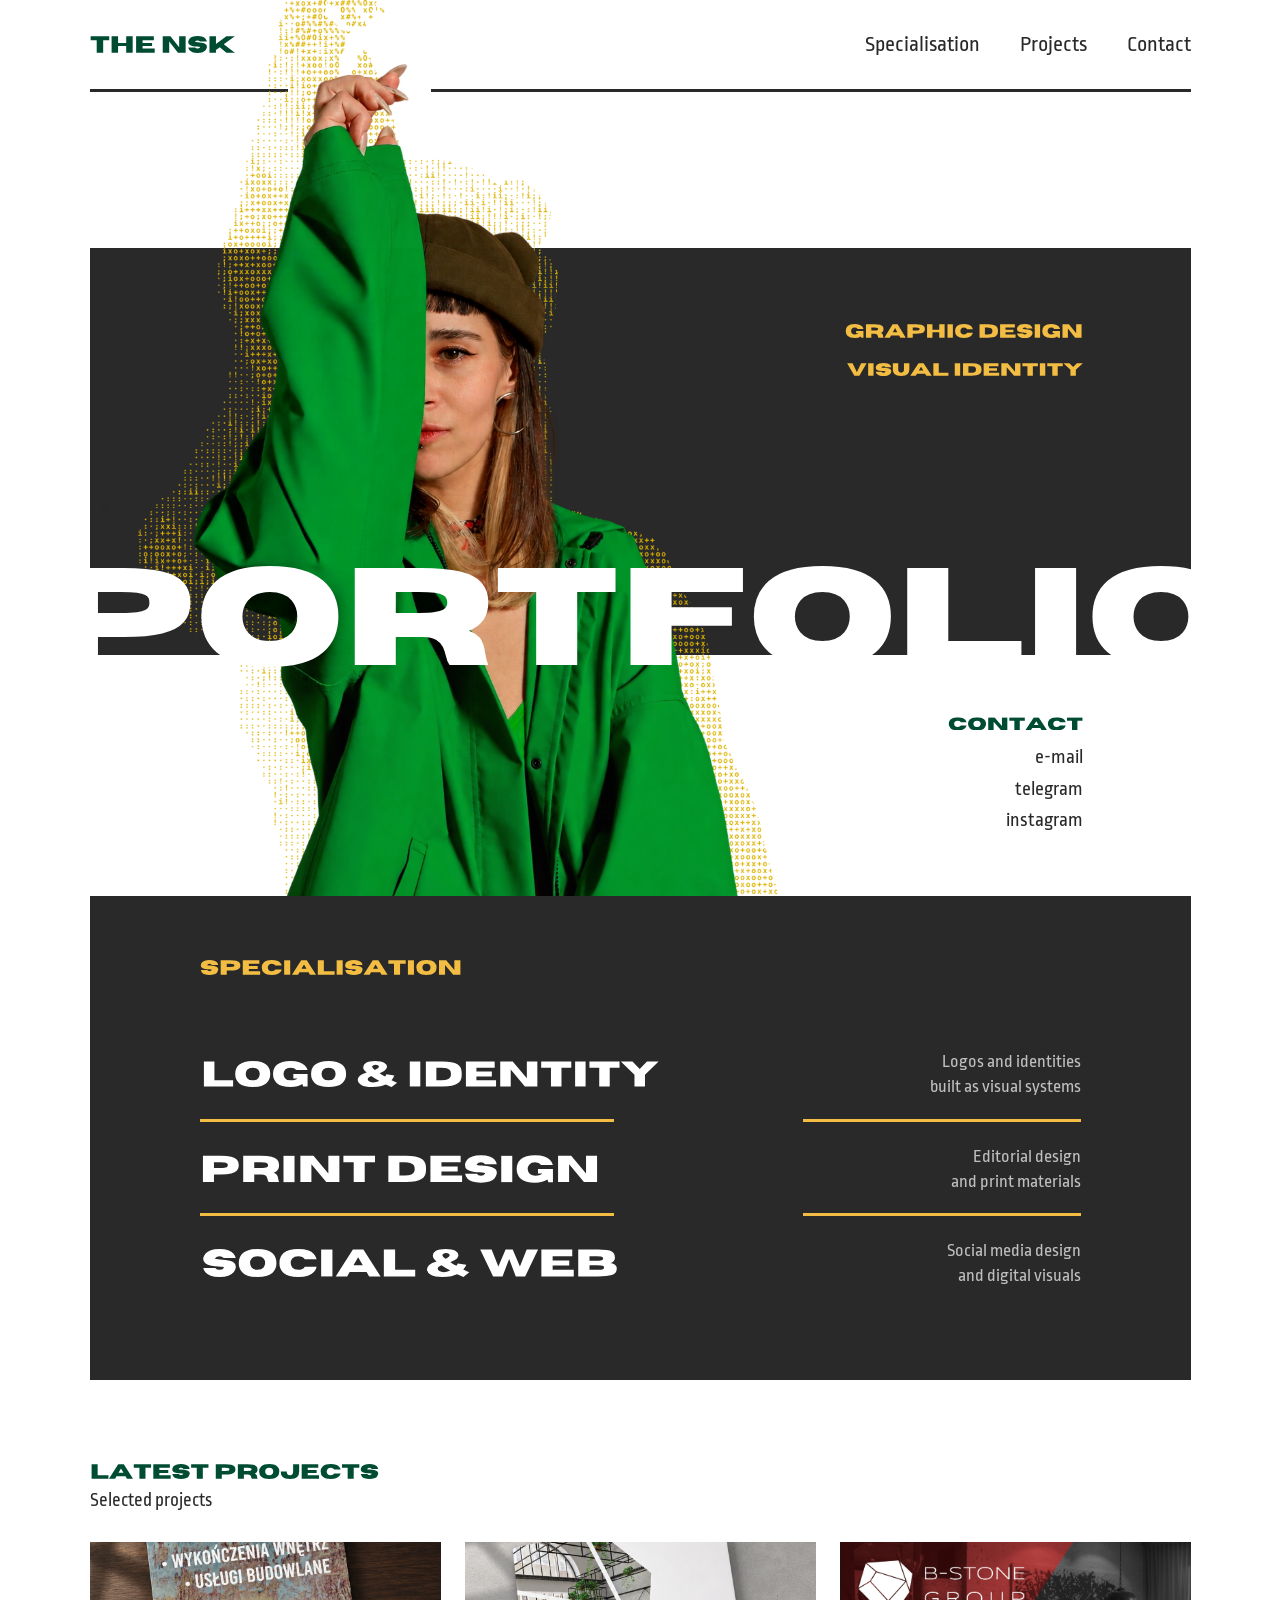
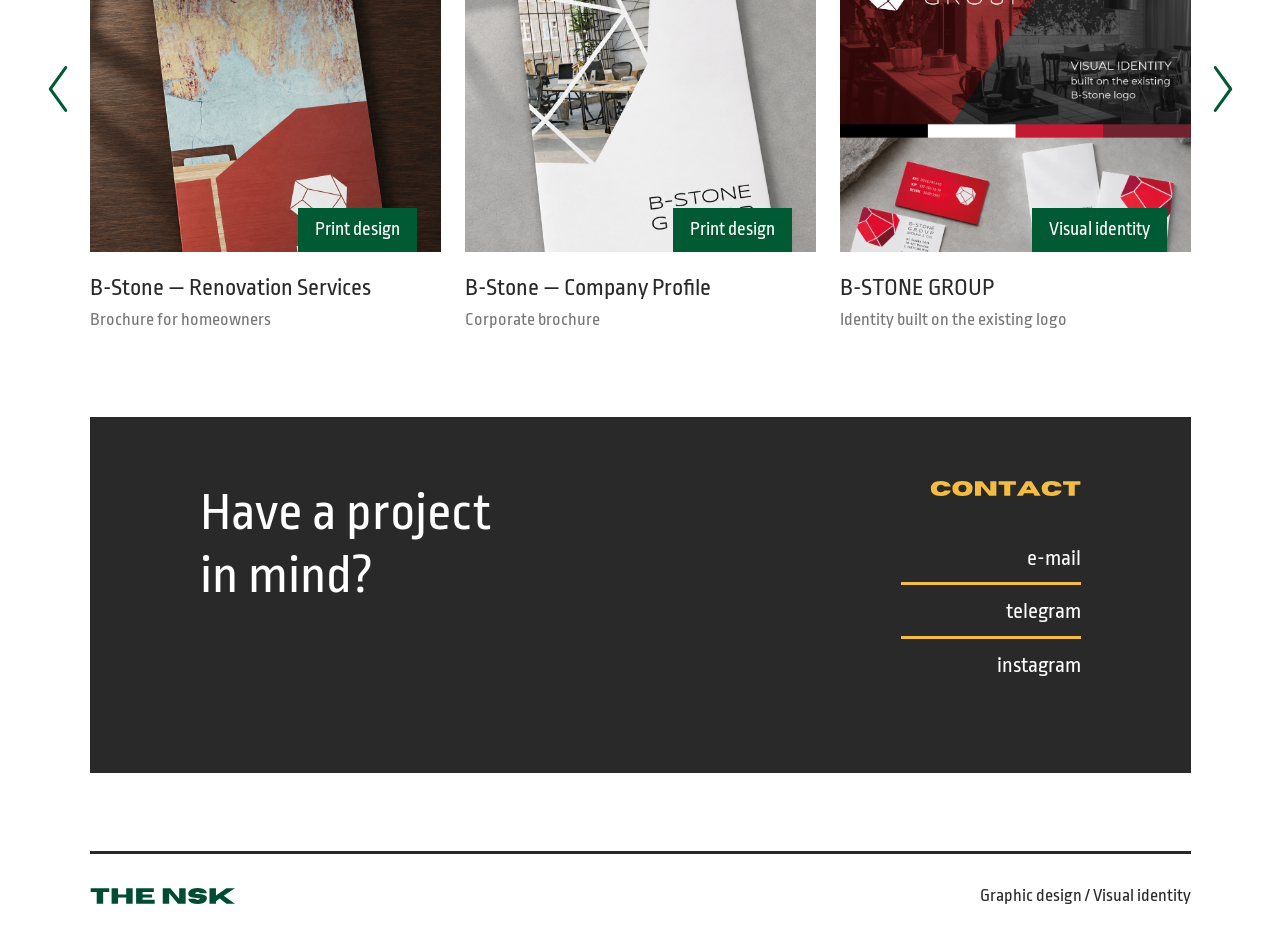
<file: index.html>
<!doctype html>
<html lang="en">
<head><meta charset="utf-8"><meta name="viewport" content="width=device-width, initial-scale=1"><meta name="theme-color" content="#292929"><meta name="description" content="The NSK â€” graphic design and visual identity. Explore brand identities, print and digital design projects."><title>The NSK â€” Graphic Design & Visual Identity</title><link rel="icon" href="assets/wordmark.svg" type="image/svg+xml"><link rel="preload" href="assets/RopaSans-Regular.ttf" as="font" type="font/ttf" crossorigin><link rel="stylesheet" href="style.css?v=20261122-3"></head>
<body><a class="skip" href="#main">Skip to content</a><div class="shell">
<header class="header"><a class="brand green" href="./" aria-label="The NSK home"><img src="assets/wordmark.svg" alt="The NSK"></a><nav aria-label="Main navigation"><a href="#specialisation">Specialisation</a><a href="#projects">Projects</a><a href="#contact">Contact</a></nav></header>
<main id="main">
<section class="hero" aria-label="The NSK portfolio"><div class="hero-back"></div><img class="portrait" src="assets/portrait-hero5.webp" alt="Designer wearing a green jacket with one arm raised" fetchpriority="high" width="1024" height="1536"><div class="hero-disciplines yellow"><img src="assets/graphic.svg?v=2" alt="Graphic design"><img src="assets/visual.svg?v=2" alt="Visual identity"></div><h1 class="hero-title"><img src="assets/portfolio.svg" alt="Portfolio"></h1><div class="hero-contact"><h2 class="green label"><img src="assets/contact.svg" alt="Contact"></h2><div class="contact-links" data-contacts></div></div></section>
<section class="specialisation dark" id="specialisation" aria-labelledby="specialisation-title"><h2 class="label yellow" id="specialisation-title"><img src="assets/specialisation.svg?v=2" alt="Specialisation"></h2><div class="service-list"><div class="service"><h3><img src="assets/identity.svg" alt="Logo & Identity"></h3><p><span>Logos and identities</span><span>built as visual systems</span></p></div><div class="service"><h3><img src="assets/print.svg" alt="Print design"></h3><p><span>Editorial design</span><span>and print materials</span></p></div><div class="service"><h3><img src="assets/digital.svg" alt="Social & Web"></h3><p><span>Social media design</span><span>and digital visuals</span></p></div></div></section>

<section class="projects" id="projects" aria-labelledby="projects-title"><header class="section-title"><h2 class="label green" id="projects-title"><img src="assets/projects.svg" alt="Latest Projects"></h2><p>Selected projects</p></header><div class="carousel"><button class="carousel-arrow previous" aria-label="Previous projects"><svg viewBox="0 0 24 56" aria-hidden="true"><path d="M21 3 3 28 21 53"/></svg></button><div class="project-grid" id="project-grid"></div><button class="carousel-arrow next" aria-label="Next projects"><svg viewBox="0 0 24 56" aria-hidden="true"><path d="m3 3 18 25L3 53"/></svg></button></div><p class="sr-only" aria-live="polite" id="gallery-status"></p></section>
<section class="contact dark" id="contact" aria-labelledby="contact-title"><p class="claim">Have a project<br>in mind?</p><div class="contact-column"><h2 class="label yellow" id="contact-title"><img src="assets/contact-yellow.svg" alt="Contact"></h2><div class="contact-links" data-contacts></div></div></section>
</main><footer class="footer"><a class="brand green" href="./" aria-label="The NSK home"><img src="assets/wordmark.svg" alt="The NSK"></a><p>Graphic design / Visual identity</p></footer></div><script src="content.js?v=20261127-flyer-approved"></script><script src="site.js?v=20261127-flyer-approved"></script></body></html>
</file>
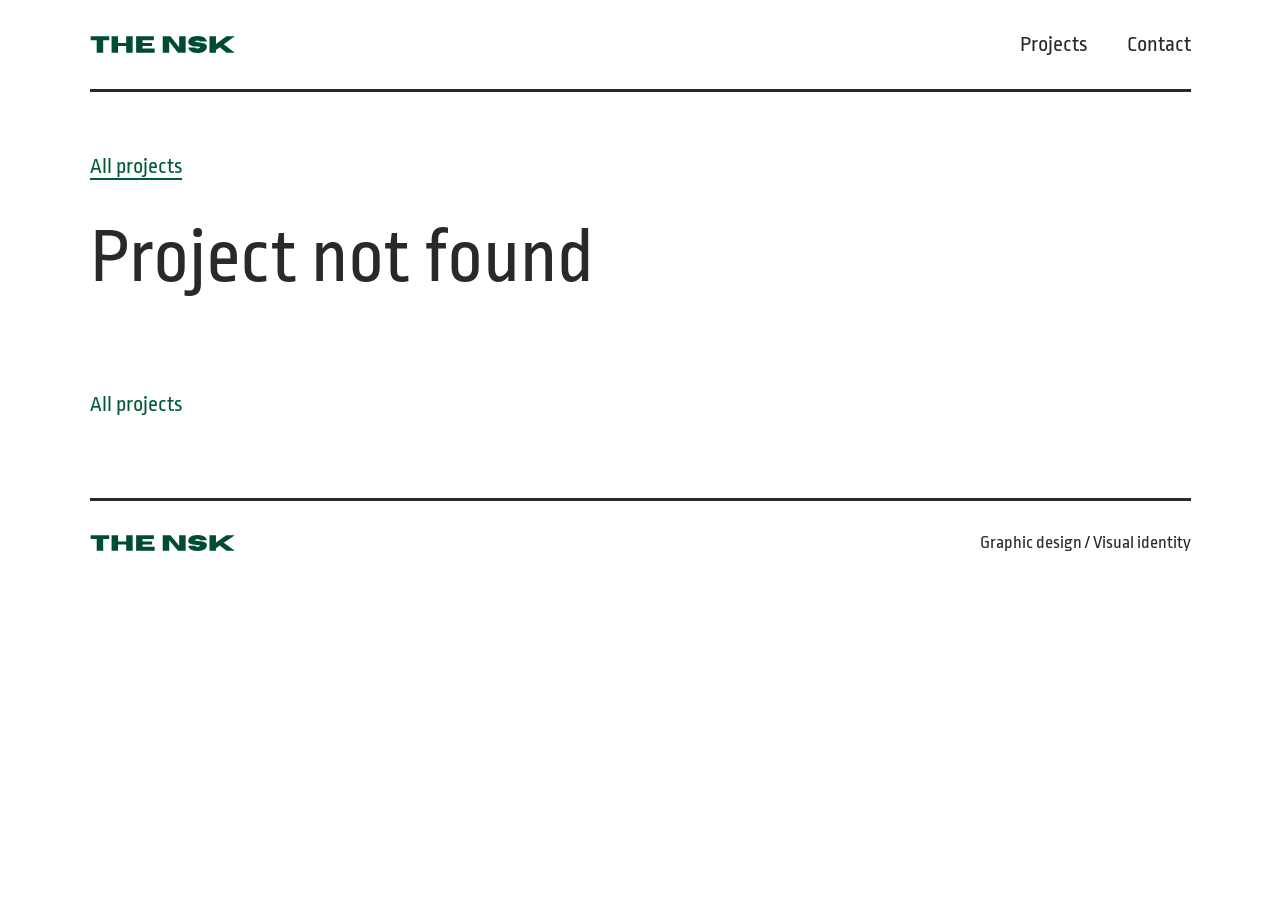
<file: project.html>
<!doctype html><html lang="en"><head><meta charset="utf-8"><meta name="viewport" content="width=device-width, initial-scale=1"><meta name="theme-color" content="#292929"><title>Project â€” The NSK</title><link rel="stylesheet" href="style.css?v=20261127-flyer-approved"></head><body class="project-page"><a class="skip" href="#main">Skip to content</a><div class="shell"><header class="header"><a class="brand green" href="./" aria-label="The NSK home"><img src="assets/wordmark.svg" alt="The NSK"></a><nav aria-label="Main navigation"><a href="./#projects">Projects</a><a href="./#contact">Contact</a></nav></header><main id="main"><a class="back-link" href="./#projects">All projects</a><header class="case-intro"><h1 id="case-title"></h1><p id="case-category"></p></header><div class="case-images" id="case-root"></div><nav class="case-navigation" aria-label="Project navigation"><a href="./#projects">All projects</a><a id="next-case"></a></nav></main><footer class="footer"><a class="brand green" href="./"><img src="assets/wordmark.svg" alt="The NSK"></a><p>Graphic design / Visual identity</p></footer></div><script src="content.js?v=20261127-flyer-approved"></script><script src="site.js?v=20261127-flyer-approved"></script></body></html>
</file>
<file: style.css>
@font-face{font-family:Ropa;src:url('assets/RopaSans-Regular.ttf') format('truetype');font-weight:400;font-style:normal;font-display:swap}
:root{--green:#005a34;--yellow:#f3bd43;--dark:#292929;--rule:3px;--page:1232px;--side:clamp(24px,7vw,104px)}
*{box-sizing:border-box}html{scroll-behavior:smooth;scroll-padding-top:24px}body{margin:0;background:#fff;color:var(--dark);font:400 22px/1.35 Ropa,Arial,sans-serif}img{display:block;max-width:100%}a{color:inherit;text-decoration:none}button{font:inherit}a:focus-visible,button:focus-visible{outline:3px solid var(--green);outline-offset:7px}.shell{container-type:inline-size;width:min(calc(100% - 2*var(--side)),var(--page));margin:auto}.header{height:92px;display:flex;align-items:center;justify-content:space-between;position:relative;border-bottom:var(--rule) solid var(--dark);z-index:2}.brand{display:block;width:145px}.header nav{display:flex;gap:40px}.header nav a:hover{text-decoration:underline;text-underline-offset:7px}.green img{filter:brightness(0) saturate(100%) invert(21%) sepia(72%) saturate(1000%) hue-rotate(123deg) brightness(85%)}.yellow img{filter:none}.label{margin:0;display:block;width:max-content;max-width:100%}.label img{height:15px;width:auto}.hero{aspect-ratio:1232/900;position:relative;isolation:isolate;z-index:3}.hero-back{position:absolute;inset:19.444% 0 auto;height:50.556%;background:var(--dark);z-index:-2}.portrait{position:absolute;height:130%;width:auto;max-width:none;left:0;bottom:-12%;z-index:-1;object-fit:contain;pointer-events:none}.hero-disciplines{position:absolute;right:9.8%;top:28.889%;display:grid;gap:2.27cqw;justify-items:end}.hero-disciplines img{height:1.218cqw;width:auto}.hero-title{position:absolute;left:0;right:0;top:58.889%;margin:0;line-height:1;overflow:hidden}.hero-title img{width:108%;max-width:none;transform:translateX(-3.703704%);height:auto;filter:brightness(0) invert(1)}.hero-contact{position:absolute;right:9.8%;top:85%;transform:translateY(-50%);text-align:right;font-size:clamp(12px,1.786cqw,22px)}.hero-contact .label{margin-left:auto;margin-bottom:1.3cqw}.hero-contact .label img{height:1.218cqw}.contact-links{display:grid;gap:5px}.contact-link{display:block}.contact-link[href]:hover{color:var(--green);text-decoration:none}.dark{background:var(--dark);color:#fff}.specialisation{position:relative;z-index:4;padding:64px 10% 70px}.service-list{margin-top:52px}.service{display:grid;grid-template-columns:1.45fr 1fr;gap:80px;align-items:center;padding:22px 0;position:relative}.service:not(:last-child):after,.service:not(:last-child):before{content:'';position:absolute;height:var(--rule);bottom:0;background:var(--yellow)}.service:not(:last-child):before{left:0;width:47%}.service:not(:last-child):after{right:0;width:31.5%}.service h3{margin:0}.service h3 img{width:100%;max-width:460px;height:28px;object-fit:contain;object-position:left;filter:brightness(0) invert(1)}.service p{margin:0;text-align:right;color:#bfbfbf;font-size:18px;line-height:1.4}.details{padding-top:78px}.section-title{margin-bottom:28px}.section-title .label{margin-bottom:9px}.section-title p{margin:0;font-size:19px}.section-title.right{text-align:right}.section-title.right .label{margin-left:auto}.detail-grid{display:grid;grid-template-columns:repeat(4,minmax(0,1fr));gap:24px}.detail-grid>img{width:100%;height:240px;object-fit:cover}.detail-grid .shirt{object-position:57% center}.detail-grid .gwarant{object-position:left top}.detail-grid .wall{object-position:85% center}.projects{padding-top:84px}.carousel{position:relative}.project-grid{display:grid;grid-template-columns:repeat(3,minmax(0,1fr));gap:24px}.project-card{min-width:0;display:block}.project-cover{position:relative;overflow:hidden}.project-cover>img{width:100%;height:310px;object-fit:cover;transition:transform .35s}.project-card[data-project=crea-altus] .project-cover>img{object-position:right center}.project-card[data-project=print-selection] .project-cover>img{object-position:70% center}.project-card:hover .project-cover>img{transform:scale(1.025)}.category{position:absolute;right:24px;bottom:0;padding:9px 17px;background:var(--green);color:#fff;font-size:19px}.project-card h3{font-size:24px;font-weight:400;margin:20px 0 4px}.project-card p{font-size:18px;color:#777;margin:0}.carousel-arrow{position:absolute;top:112px;display:grid;place-items:center;width:42px;height:70px;border:0;background:transparent;color:var(--green);cursor:pointer;padding:10px}.carousel-arrow.previous{left:-53px}.carousel-arrow.next{right:-53px}.carousel-arrow svg{height:48px;width:22px;overflow:visible}.carousel-arrow path{fill:none;stroke:currentColor;stroke-width:var(--rule);vector-effect:non-scaling-stroke;stroke-linecap:round;stroke-linejoin:round}.carousel-arrow:hover{background:#005a3409}.contact{margin-top:84px;display:flex;justify-content:space-between;gap:60px;padding:64px 10% 80px;min-height:330px}.claim{font-size:54px;line-height:1.18;margin:0}.contact-column{width:180px;text-align:right}.contact-column .label{margin-left:auto;margin-bottom:36px}.contact-column .contact-links{gap:0}.contact-column .contact-link{padding:12px 0;position:relative}.contact-column .contact-link:not(:last-child):after{content:'';position:absolute;bottom:0;right:0;width:100%;height:var(--rule);background:var(--yellow)}.footer{border-top:var(--rule) solid var(--dark);margin-top:78px;padding:30px 0;display:flex;justify-content:space-between;align-items:center;gap:20px}.footer p{font-size:18px;margin:0}.skip{position:fixed;top:-100px;background:#fff;color:var(--green);padding:10px;z-index:20}.skip:focus{top:8px}.sr-only{position:absolute;width:1px;height:1px;overflow:hidden;clip-path:inset(50%);white-space:nowrap}.project-page .header{margin-bottom:60px}.back-link{color:var(--green);text-decoration:underline;text-underline-offset:5px}.case-intro{margin:36px 0 48px}.case-intro h1{font-size:clamp(40px,6vw,84px);font-weight:400;line-height:1.05;margin:0 0 16px}.case-intro p{color:#777;margin:0}.case-images{display:grid;gap:32px}.case-images img{width:100%;height:auto}.case-navigation{margin-top:44px;display:flex;justify-content:space-between;gap:20px;color:var(--green)}

@media(max-width:1100px){
  .header{height:76px}.header nav{gap:28px;font-size:20px}.brand{width:130px}
  .specialisation{padding:44px 8% 48px}.service-list{margin-top:36px}.service{gap:36px;padding:20px 0}.service h3 img{height:23px}.service p{font-size:17px}
  .detail-grid{gap:18px}.detail-grid>img{height:auto;aspect-ratio:1.2}.details{padding-top:56px}.projects{padding-top:64px}.project-cover>img{height:auto;aspect-ratio:1.17}.category{right:12px;padding:7px 12px;font-size:16px}
  .carousel-arrow{top:calc((100cqw - 48px)/7.02 - 35px)}.carousel-arrow.previous{left:-42px}.carousel-arrow.next{right:-42px}
  .contact{padding:48px 8% 56px;min-height:280px}.claim{font-size:44px}.contact-column{width:160px}
}
@media(max-width:700px){
  :root{--side:20px}
  body{font-size:16px}.header{height:56px;gap:14px}.header .brand{width:96px;flex-shrink:0}.header nav{gap:17px;font-size:14px}
  .hero-contact .contact-links{gap:2px;line-height:1.15}.hero-contact .label img,.hero-disciplines img{height:clamp(7px,1.218cqw,10px)}.hero-contact .label{margin-bottom:5px}
  .label img{height:10px}.specialisation{padding:24px 7% 28px}.service-list{margin-top:22px}
  .service{grid-template-columns:1.45fr 1fr;gap:20px;padding:17px 0;min-height:66px}.service h3 img{height:auto;max-width:100%}.service p{font-size:12px;line-height:1.25;text-align:right}
  .service:not(:last-child):before{width:47%}.service:not(:last-child):after{width:31.5%}
  .details{padding-top:34px}.section-title{margin-bottom:18px}.section-title .label{margin-bottom:5px}.section-title p{font-size:13px}
  .detail-grid{grid-template-columns:repeat(4,minmax(0,1fr));gap:8px}.detail-grid>img{aspect-ratio:1/1.1}
  .projects{padding-top:36px}.project-grid{display:grid;grid-template-columns:repeat(3,minmax(0,1fr));gap:10px;overflow:visible}.project-cover>img{aspect-ratio:1/1.15}
  .category{right:0;max-width:100%;padding:4px 5px;font-size:10px;white-space:nowrap}.project-card h3{font-size:13px;line-height:1.15;margin:12px 0 5px;overflow-wrap:anywhere}.project-card p{font-size:11px;line-height:1.2}
  .carousel-arrow{top:calc((100cqw - 20px)/6/0.87 - 22px);width:24px;height:44px;padding:3px}.carousel-arrow.previous{left:-22px}.carousel-arrow.next{right:-22px}.carousel-arrow svg{height:26px;width:12px}
  .contact{flex-direction:row;align-items:flex-start;margin-top:36px;gap:24px;padding:28px 7% 34px;min-height:180px}.claim{font-size:26px;line-height:1.2}.contact-column{width:105px;flex-shrink:0}.contact-column .label{margin-bottom:20px}.contact-column .contact-link{padding:8px 0;font-size:16px}
  .footer{margin-top:36px;padding:22px 0;gap:16px;align-items:center}.footer p{font-size:13px;text-align:right}.footer .brand{width:96px}
  .project-page .header{margin-bottom:30px}.case-intro{margin:26px 0 30px}.case-intro h1{font-size:38px}.case-images{gap:18px}.case-navigation{font-size:15px;gap:20px}
}
@media(max-width:370px){:root{--side:16px}.header nav{gap:12px;font-size:13px}.header .brand{width:86px}.service{gap:14px}.service p{font-size:11px}.hero-contact{right:7%}.category{font-size:9px}.claim{font-size:23px}.contact{gap:16px}}
@media(prefers-reduced-motion:reduce){html{scroll-behavior:auto}*{transition:none!important}}
body:not(.project-page) .header{border-bottom-color:transparent}
body:not(.project-page) .header:after{content:'';position:absolute;left:0;right:0;bottom:calc(-1 * var(--rule));height:var(--rule);background:linear-gradient(to right,var(--dark) 0 18%,transparent 18% 31%,var(--dark) 31% 100%);pointer-events:none}
.header nav a:hover{color:var(--green);text-decoration:none}
.service p span{display:block;white-space:nowrap}
@media(max-width:700px){
  .header{height:45px}
  .hero{aspect-ratio:335/256}
  .hero-back{top:22.85%;height:48.34%}
  .hero-title{top:60%}
  .hero-disciplines{top:32.3%}
  .hero-contact{top:86%;font-size:9px}
  .hero-contact .label img{height:6px}
  .hero-contact .label{margin-bottom:9px}
  .hero-contact .contact-links{gap:1px}
  .label img{height:7px}
  .specialisation{padding:24px 9.3% 33px 7%}
  .service-list{margin-top:39px}
  .service{min-height:36px;padding:6px 0}
  .service h3 img{width:75%}
  .service p{font-size:9px;line-height:1.3}
  .service p span{display:inline;white-space:normal}
  .service p span:first-child:after{content:' '}
  .service:not(:last-child):before,.service:not(:last-child):after{width:40%}
  .service:not(:last-child):before,.service:not(:last-child):after{height:1px}
  .section-title p{font-size:9px}
  .section-title{margin-bottom:16px}
  .details .label img{height:6px}
  .details .section-title{margin-bottom:24px}
  .projects{padding-top:32px}
  .projects .section-title{margin-bottom:25px}
  .project-card h3{font-size:11px}
  .project-card p{font-size:10px}
  .category{font-size:8px;padding:3px 5px}
  .contact{margin-top:28px;padding:25px 9% 16px 5%;min-height:175px}
  .contact-column{width:116px}
  .contact-column .label{margin-bottom:12px}
  .claim{align-self:center;font-size:23px}
  .contact-column .contact-link:not(:last-child):after{height:1px}
  .footer{margin-top:28px;padding:18px 0;border-top-width:1px}
  body:not(.project-page) .header:after{height:1px}
}
@media(max-width:700px){
  .hero-contact{font-size:10px}
  .hero-contact .label img{height:7px}
  .service{min-height:44px;padding:9px 0}
  .service h3 img{width:calc(75% + 16px)}
  .service p{font-size:10px}
  .service:not(:last-child):before,.service:not(:last-child):after{height:2px}
  .details .label img{height:7px}
  .projects .label img{height:8px}
  .section-title p{font-size:10px}
  .contact-column .contact-link:not(:last-child):after{height:2px}
  .footer{border-top-width:2px}
  body:not(.project-page) .header:after{height:2px}
}

.case-images .case-zoom{display:block;justify-self:center;max-width:100%;cursor:zoom-in}
.case-images .case-zoom img{width:auto;max-width:100%;max-height:84vh;max-height:84svh}
</file>
